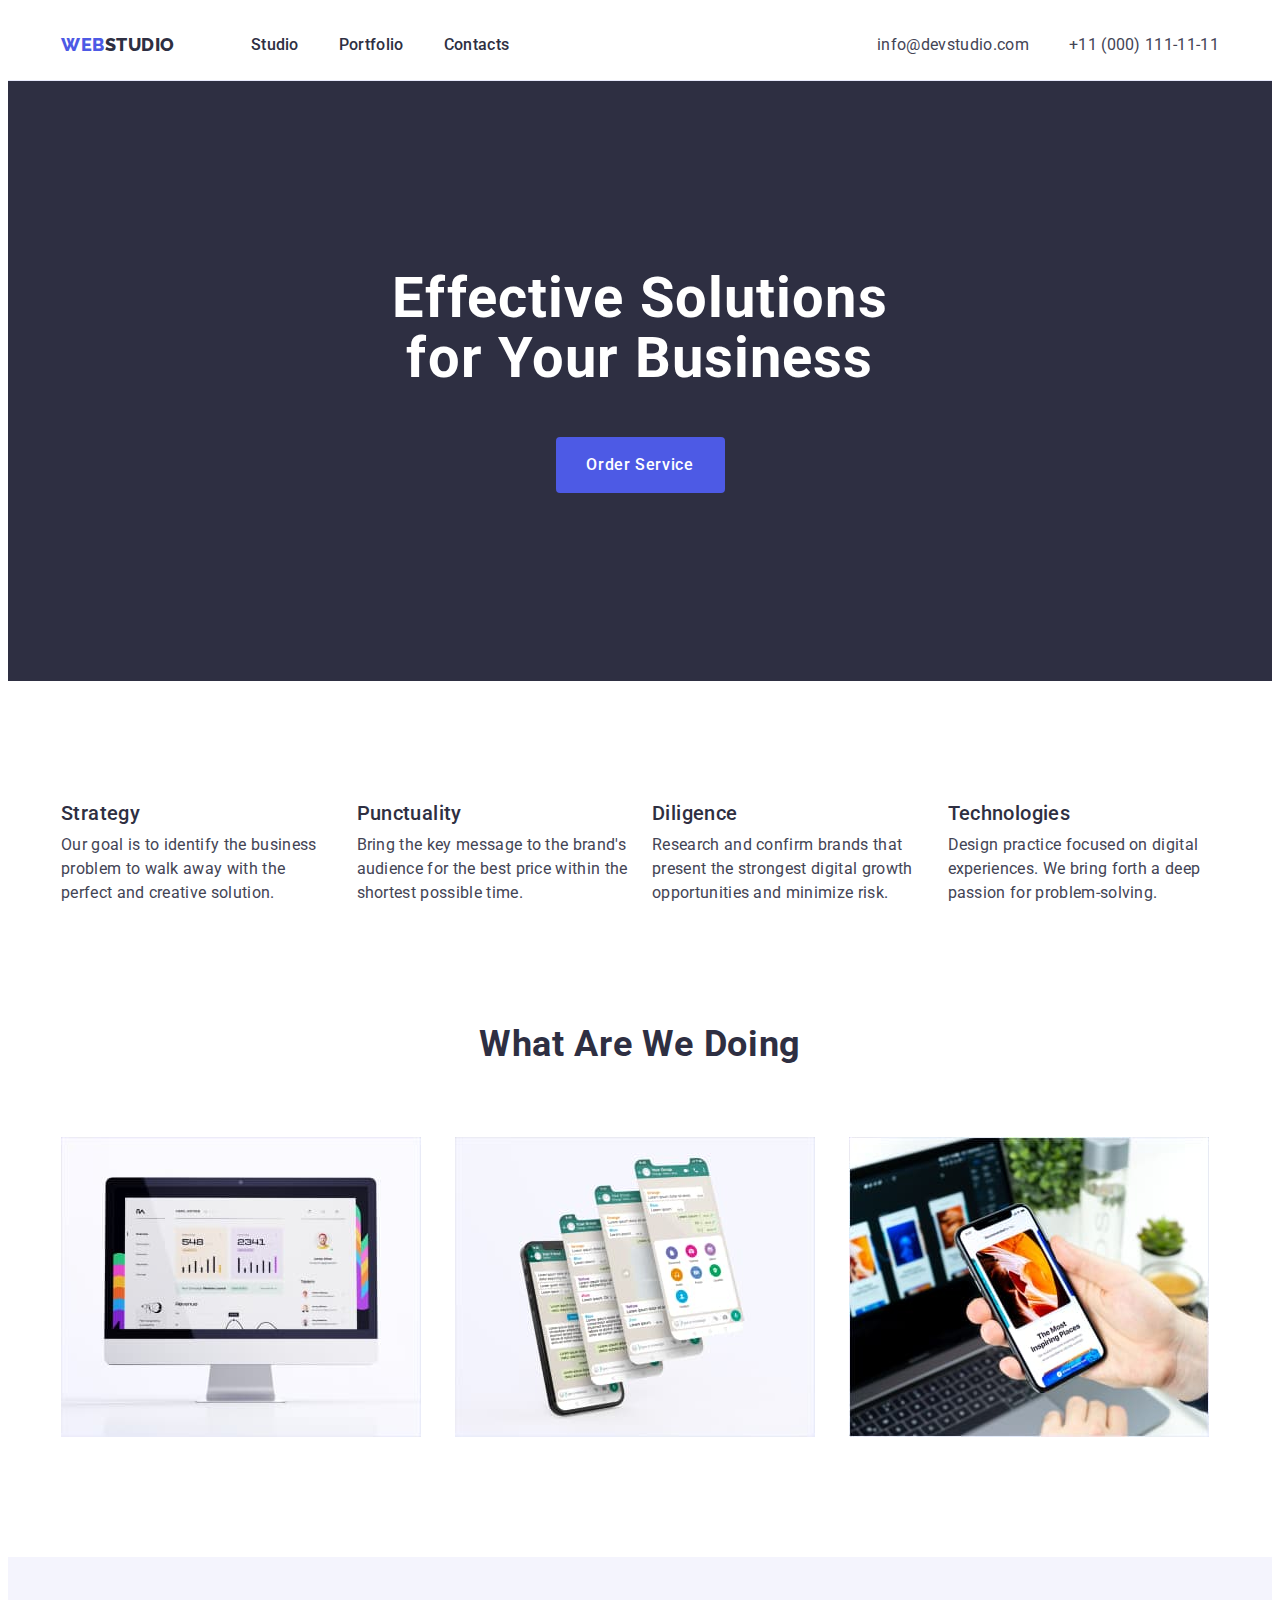
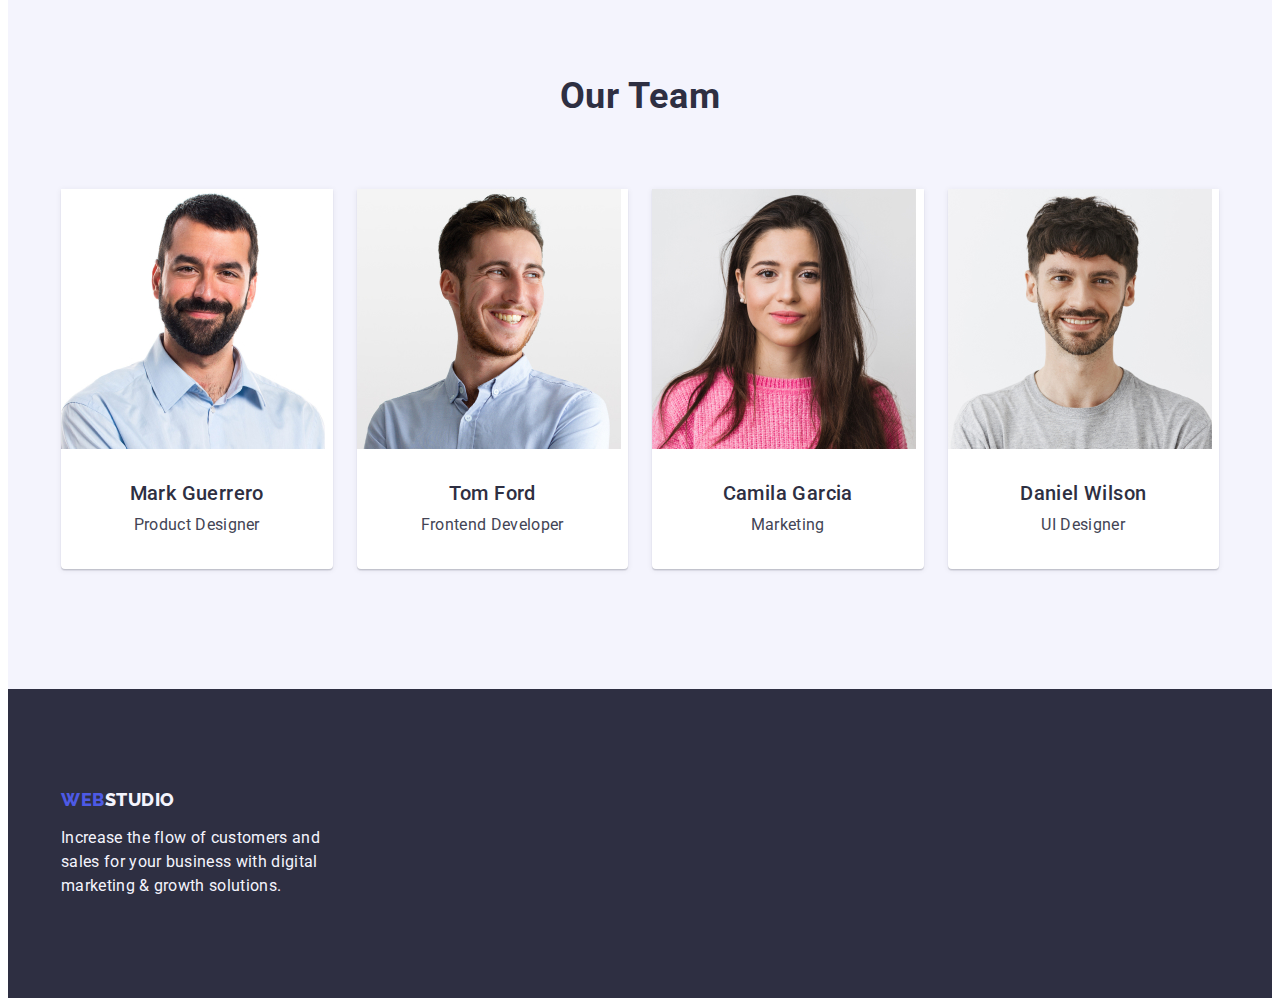
<file: index.html>
<!DOCTYPE html>
<html lang="en">
  <head>
    <link
      rel="stylesheet"
      href="https://cdnjs.cloudflare.com/ajax/libs/modern-normalize/2.0.0/modern-normalize.min.css"
      integrity="sha512-4xo8blKMVCiXpTaLzQSLSw3KFOVPWhm/TRtuPVc4WG6kUgjH6J03IBuG7JZPkcWMxJ5huwaBpOpnwYElP/m6wg=="
      crossorigin="anonymous"
      referrerpolicy="no-referrer"
    />
    <link rel="stylesheet" href="./css/style.css" />
    <meta charset="UTF-8" />
    <meta name="viewport" content="width=device-width, initial-scale=1.0" />
    <title>Main Page</title>
    <link rel="preconnect" href="https://fonts.googleapis.com" />
    <link rel="preconnect" href="https://fonts.gstatic.com" crossorigin />
    <link
      href="https://fonts.googleapis.com/css2?family=Raleway:wght@800&family=Roboto:wght@400;500;700;900&display=swap"
      rel="stylesheet"
    />
  </head>
  <body>
    <!-- Header -->
    <header class="header">
      <div class="header-flex container">
        <nav class="nav-link">
          <a class="link logo" href="./index.html">
            Web<span class="studio-color">Studio</span>
          </a>
          <ul class="list nav-list">
            <li class="list-link">
              <a href="./index.html" class="link pages-list-item-link"
                >Studio</a
              >
            </li>
            <li class="list-link">
              <a href="./portfolio.html" class="link pages-list-item-link"
                >Portfolio</a
              >
            </li>
            <li class="list-link">
              <a href="" class="link pages-list-item-link">Contacts</a>
            </li>
          </ul>
        </nav>
        <address class="contact-list">
          <ul class="list address-items">
            <li>
              <a href="mailto:info@devstudio.com" class="link address-link"
                >info@devstudio.com</a
              >
            </li>
            <li>
              <a href="tel:+110001111111" class="link address-link"
                >+11 (000) 111-11-11</a
              >
            </li>
          </ul>
        </address>
      </div>
    </header>
    <main>
      <!-- Section 1 -->
      <section class="section-one">
        <div class="container">
          <h1 class="section-title-one">
            Effective Solutions for Your Business
          </h1>
          <button class="section-button">Order Service</button>
        </div>
      </section>
      <!-- Section 2 -->
      <section class="section-two">
        <div class="container">
          <h2 class="visually-hidden">Our principles</h2>
          <ul class="list list-two">
            <li class="list-item">
              <h3 class="list-title">Strategy</h3>
              <p class="list-paragraph">
                Our goal is to identify the business problem to walk away with
                the perfect and creative solution.
              </p>
            </li>
            <li class="list-item">
              <h3 class="list-title">Punctuality</h3>
              <p class="list-paragraph">
                Bring the key message to the brand's audience for the best price
                within the shortest possible time.
              </p>
            </li>
            <li class="list-item">
              <h3 class="list-title">Diligence</h3>
              <p class="list-paragraph">
                Research and confirm brands that present the strongest digital
                growth opportunities and minimize risk.
              </p>
            </li>
            <li class="list-item">
              <h3 class="list-title">Technologies</h3>
              <p class="list-paragraph">
                Design practice focused on digital experiences. We bring forth a
                deep passion for problem-solving.
              </p>
            </li>
          </ul>
        </div>
      </section>
      <!-- Section 3 -->
      <section class="section-three">
        <div class="container">
          <h2 class="section-title-second">What Are We Doing</h2>
          <ul class="list section-three-list">
            <li class="imagine-list">
              <img src="./images/img_1.jpg" alt="img_1" width="360" />
            </li>
            <li class="imagine-list">
              <img src="./images/img_2.jpg" alt="img_2" width="360" />
            </li>
            <li class="imagine-list">
              <img src="./images/img_3.jpg" alt="img_3" width="360" />
            </li>
          </ul>
        </div>
      </section>
      <!-- Section 4 -->
      <section class="section-four">
        <div class="container">
          <h2 class="section-title-second">Our Team</h2>
          <ul class="list section-for-list">
            <li class="section-team-card">
              <img
                src="./images/Mark_Guerrero.jpg"
                alt="Mark_Guerrero"
                width="264"
              />
              <div class="team-container">
                <h3 class="section-title">Mark Guerrero</h3>
                <p class="card-paragraph">Product Designer</p>
              </div>
            </li>
            <li class="section-team-card">
              <img src="./images/Tom_Ford.jpg" alt="Tom_Ford" width="264" />
              <div class="team-container">
                <h3 class="section-title">Tom Ford</h3>
                <p class="card-paragraph">Frontend Developer</p>
              </div>
            </li>
            <li class="section-team-card">
              <img
                src="./images/Camila_Garcia.jpg"
                alt="Camila_Garcia"
                width="264"
              />
              <div class="team-container">
                <h3 class="section-title">Camila Garcia</h3>
                <p class="card-paragraph">Marketing</p>
              </div>
            </li>
            <li class="section-team-card">
              <img
                src="./images/Daniel_Wilson.jpg"
                alt="Daniel_Wilson"
                width="264"
              />
              <div class="team-container">
                <h3 class="section-title">Daniel Wilson</h3>
                <p class="card-paragraph">UI Designer</p>
              </div>
            </li>
          </ul>
        </div>
      </section>
    </main>
    <!-- Footer -->
    <footer class="footer">
      <div class="container">
        <a class="link logo logo-footer" href="index.html">
          Web<span class="footer-logo-color">Studio</span>
        </a>
        <p class="footer-paragraph">
          Increase the flow of customers and sales for your business with
          digital marketing & growth solutions.
        </p>
      </div>
    </footer>
  </body>
</html>
</file>
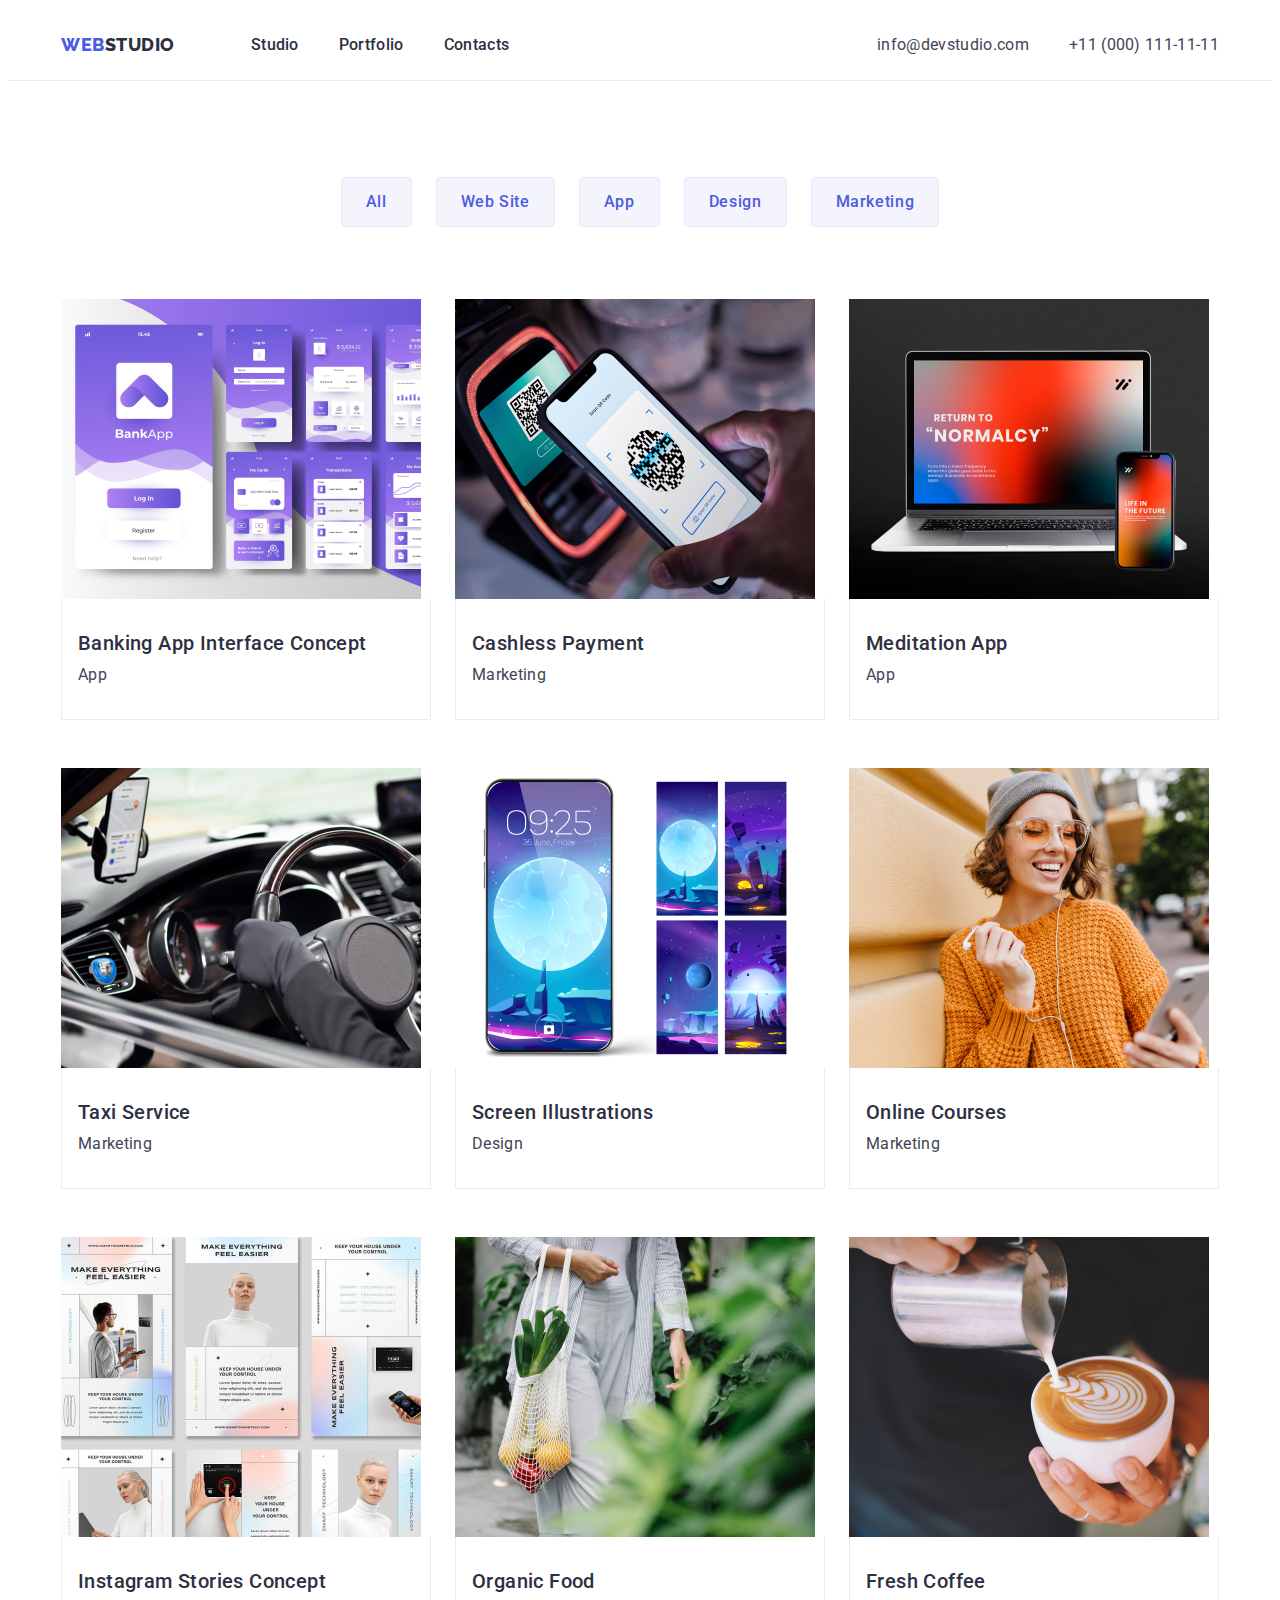
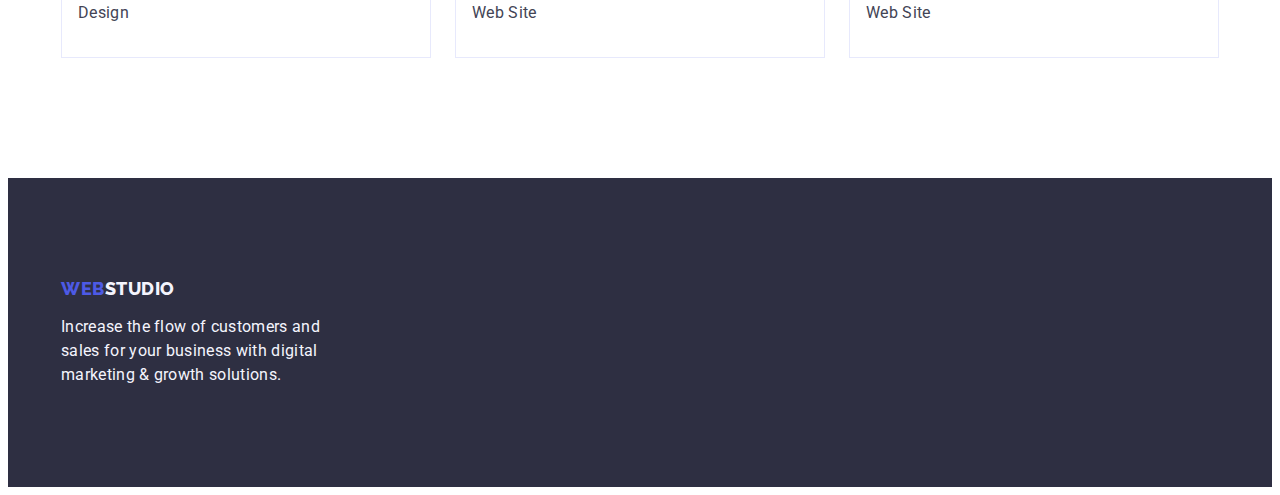
<file: portfolio.html>
<!DOCTYPE html>
<html lang="en">
  <head>
    <link
      rel="stylesheet"
      href="https://cdnjs.cloudflare.com/ajax/libs/modern-normalize/2.0.0/modern-normalize.min.css"
      integrity="sha512-4xo8blKMVCiXpTaLzQSLSw3KFOVPWhm/TRtuPVc4WG6kUgjH6J03IBuG7JZPkcWMxJ5huwaBpOpnwYElP/m6wg=="
      crossorigin="anonymous"
      referrerpolicy="no-referrer"
    />
    <link rel="stylesheet" href="./css/style.css" />
    <meta charset="UTF-8" />
    <meta name="viewport" content="width=device-width, initial-scale=1.0" />
    <title>Portfolio</title>
    <link rel="preconnect" href="https://fonts.googleapis.com" />
    <link rel="preconnect" href="https://fonts.gstatic.com" crossorigin />
    <link
      href="https://fonts.googleapis.com/css2?family=Raleway:wght@800&family=Roboto:wght@400;500;700;900&display=swap"
      rel="stylesheet"
    />
  </head>
  <body>
    <!-- Header -->
    <header class="header">
      <div class="header-flex container">
        <nav class="nav-link">
          <a class="link logo" href="./index.html">
            Web<span class="studio-color">Studio</span>
          </a>
          <ul class="list nav-list">
            <li class="list-link">
              <a href="./index.html" class="link pages-list-item-link"
                >Studio</a
              >
            </li>
            <li class="list-link">
              <a href="./portfolio.html" class="link pages-list-item-link"
                >Portfolio</a
              >
            </li>
            <li class="list-link">
              <a href="" class="link pages-list-item-link">Contacts</a>
            </li>
          </ul>
        </nav>
        <address class="contact-list">
          <ul class="list address-items">
            <li>
              <a href="mailto:info@devstudio.com" class="link address-link"
                >info@devstudio.com</a
              >
            </li>
            <li>
              <a href="tel:+110001111111" class="link address-link"
                >+11 (000) 111-11-11</a
              >
            </li>
          </ul>
        </address>
      </div>
    </header>
    <main class="portfolio-main">
      <!-- Filters -->
      <section class="filters">
        <div class="container">
          <h1 class="visually-hidden">Filters</h1>
          <ul class="list filter-list">
            <li>
              <button class="filters-button" type="button">All</button>
            </li>
            <li>
              <button class="filters-button" type="button">Web Site</button>
            </li>
            <li>
              <button class="filters-button" type="button">App</button>
            </li>
            <li>
              <button class="filters-button" type="button">Design</button>
            </li>
            <li>
              <button class="filters-button" type="button">Marketing</button>
            </li>
          </ul>
          <!-- Img sections -->
          <ul class="list card-list">
            <li class="card-items">
              <a class="link">
                <img
                  src="./images/banking.jpg"
                  alt="Banking App Interface Concept"
                  width="360"
                />
                <div class="card-wrapper">
                  <h2 class="section-principles-title">
                    Banking App Interface Concept
                  </h2>
                  <p class="cadr-text">App</p>
                </div>
              </a>
            </li>
            <li class="card-items">
              <a class="link">
                <img
                  src="./images/cashless.jpg"
                  alt="Cashless Payment"
                  width="360"
                />
                <div class="card-wrapper">
                  <h2 class="section-principles-title">Cashless Payment</h2>
                  <p class="cadr-text">Marketing</p>
                </div>
              </a>
            </li>
            <li class="card-items">
              <a class="link">
                <img
                  src="./images/meditation.jpg"
                  alt="Meditation App"
                  width="360"
                />
                <div class="card-wrapper">
                  <h2 class="section-principles-title">Meditation App</h2>
                  <p class="cadr-text">App</p>
                </div>
              </a>
            </li>
            <li class="card-items">
              <a class="link">
                <img src="./images/taxi.jpg" alt="Taxi Service" width="360" />
                <div class="card-wrapper">
                  <h2 class="section-principles-title">Taxi Service</h2>
                  <p class="cadr-text">Marketing</p>
                </div>
              </a>
            </li>
            <li class="card-items">
              <a class="link">
                <img
                  src="./images/screen.jpg"
                  alt="Screen Illustrations"
                  width="360"
                />
                <div class="card-wrapper">
                  <h2 class="section-principles-title">Screen Illustrations</h2>
                  <p class="cadr-text">Design</p>
                </div>
              </a>
            </li>
            <li class="card-items">
              <a class="link">
                <img
                  src="./images/online.jpg"
                  alt="Online Courses"
                  width="360"
                />
                <div class="card-wrapper">
                  <h2 class="section-principles-title">Online Courses</h2>
                  <p class="cadr-text">Marketing</p>
                </div>
              </a>
            </li>
            <li class="card-items">
              <a class="link">
                <img
                  src="./images/instagram.jpg"
                  alt="Instagram Stories Concept"
                  width="360"
                />
                <div class="card-wrapper">
                  <h2 class="section-principles-title">
                    Instagram Stories Concept
                  </h2>
                  <p class="cadr-text">Design</p>
                </div>
              </a>
            </li>
            <li class="card-items">
              <a class="link">
                <img
                  src="./images/organic.jpg"
                  alt="Organic Food"
                  width="360"
                />
                <div class="card-wrapper">
                  <h2 class="section-principles-title">Organic Food</h2>
                  <p class="cadr-text">Web Site</p>
                </div>
              </a>
            </li>
            <li class="card-items">
              <a class="link">
                <img src="./images/fresh.jpg" alt="Fresh Coffee" width="360" />
                <div class="card-wrapper">
                  <h2 class="section-principles-title">Fresh Coffee</h2>
                  <p class="cadr-text">Web Site</p>
                </div>
              </a>
            </li>
          </ul>
        </div>
      </section>
    </main>
    <!-- Footer -->
    <footer class="footer">
      <div class="container">
        <a class="link logo logo-footer" href="index.html">
          Web<span class="footer-logo-color">Studio</span>
        </a>
        <p class="footer-paragraph">
          Increase the flow of customers and sales for your business with
          digital marketing & growth solutions.
        </p>
      </div>
    </footer>
  </body>
</html>
</file>
<file: css/style.css>
/* Head */
:root {
  --iris: #4d5ae5;
  --ocean: #404bbf;
  --navy-blue: #2e2f42;
  --green: #31d0aa;
  --slate: #434455;
  --light-slate: #8e8f99;
  --cornflower: #e7e9fc;
  --cloud: #f4f4fd;
  --navy-blue-modal: #2e2f42;
  --grey: #2e2f42;
  --white: #ffffff;
  --diary: #fcfcfc;
  --primaty-font: "Roboto", sans-serif;
  --title-font: "Raleway", sans-serif;
}

body {
  font-family: var(--primaty-font);
  color: var(--slate);
  background-color: var(--white);
}

ul,
ol {
  margin-top: 0;
  margin-bottom: 0;
  padding-left: 0;
}

.list {
  list-style: none;
}

img {
  display: block;
}

.container {
  width: 1158px;
  margin: 0 auto;
  padding: 0 15px;
}

.link {
  text-decoration: none;
}

h1,
h2,
h3,
h4,
h5,
h6,
p,
ul {
  margin: 0;
  padding: 0;
}

/* Header */
.header {
  border-bottom: 1px solid var(--cornflower);
  height: 72px;
}

.menu {
  display: flex;
  gap: 40px;
}

.menu li:last-child {
  margin-right: 0;
}

.logo {
  color: var(--iris);
  font-family: var(--title-font);
  font-size: 18px;
  font-weight: 800;
  line-height: 1.17;
  letter-spacing: 0.03em;
  text-transform: uppercase;
  margin-right: 76px;
}

.logo-text {
  color: var(--iris);
}

.studio-color {
  color: var(--grey);
}

.nav-link {
  font-weight: 500;
  font-size: 16px;
  line-height: 1.5;
  letter-spacing: 0.02;
  display: flex;
  align-items: center;
}

.nav-list {
  display: flex;
  gap: 40px;
}

.nav-list:last-child {
  margin-right: 0;
}

.header-flex {
  display: flex;
  justify-content: space-between;
}

.list-link {
  line-height: 1.5;
  letter-spacing: 0.02em;
}

.list-link:hover,
.list-link:focus {
  color: var(--ocean);
}

.list-link:first-child {
  margin-left: 0;
}

.list-link:last-child {
  margin-right: 0;
}

.pages-list-item-link {
  font-weight: 500;
  font-size: 16px;
  line-height: 1.5;
  letter-spacing: 0.02em;
  color: var(--grey);
  padding: 24px 0;
}

.link:hover,
.link:focus {
  color: var(--ocean);
}

/* Address */
address {
  font-style: normal;
}

.address-items {
  display: flex;
  gap: 40px;
}

.address-link {
  color: var(--slate);
  line-height: 1.5;
  letter-spacing: 0.02em;
}

.address-items:last-child {
  margin-right: 0;
}

.list-information:hover,
.list-information:focus {
  color: var(--ocean);
}

.contact-list {
  font-family: "Roboto";
  font-size: 16px;
  font-style: normal;
  font-weight: 400;
  letter-spacing: 0.32px;
  padding: 25px 0 25px 0;
}

/* Section 1 */
.section-one {
  background-color: var(--grey);
  padding: 188px 0;
}

.section-title-one {
  font-size: 56px;
  line-height: 1.07;
  text-align: center;
  letter-spacing: 0.02em;
  color: var(--white);
  max-width: 496px;
  margin: 0 auto;
  margin-bottom: 48px;
}

.section-button {
  background-color: var(--iris);
  font-family: var(--primaty-font);
  font-weight: 500;
  font-size: 16px;
  line-height: 1.5;
  letter-spacing: 0.04em;
  color: var(--white);
  display: block;
  min-width: 169px;
  height: 56px;
  border: none;
  border-radius: 4px;
  cursor: pointer;
  margin: 0 auto;
}

.section-button:hover,
.section-button:focus {
  background-color: var(--ocean);
}

/* Section 2 */
.section-two {
  padding: 120px 0;
}

.list-two {
  display: flex;
  gap: 24px;
}

.list-two:last-child {
  margin-right: 0;
}

.list-item {
  width: calc((100% - 72px) / 4);
}

.list-title {
  font-weight: 500;
  font-size: 20px;
  line-height: 1.2;
  letter-spacing: 0.02em;
  color: var(--navy-blue);
  margin-bottom: 8px;
}

.list-paragraph {
  font-size: 16px;
  line-height: 1.5;
  letter-spacing: 0.02em;
  color: var(--slate);
}

.two-items {
  max-width: 264px;
}

.visually-hidden {
  position: absolute;
  width: 1px;
  height: 1px;
  margin: -1px;
  border: 0;
  padding: 0;
  white-space: nowrap;
  clip-path: inset(100%);
  clip: rect(0 0 0 0);
  overflow: hidden;
}

/* Section 3 */
.section-title-second {
  text-align: center;
  font-size: 36px;
  line-height: 1.11;
  letter-spacing: 0.02em;
  text-transform: capitalize;
  color: var(--grey);
  margin-bottom: 72px;
}
.section-three {
  padding-bottom: 120px;
}

.section-three-list {
  display: flex;
  gap: 24px;
}

.imagine-list {
  flex-basis: calc((100% - 48px) / 3);
}

.section-team-card {
  background-color: var(--white);
}

/* Section 4 */
.section-title {
  font-weight: 500;
  font-size: 20px;
  line-height: 1.2;
  letter-spacing: 0.02em;
  color: var(--grey);
  margin-bottom: 8px;
  text-align: center;
  margin-bottom: 8px;
}

.section-four {
  background-color: var(--cloud);
  padding: 120px 0;
}

.section-for-list {
  display: flex;
  gap: 24px;
}

.section-team-card {
  background-color: var(--white);
  box-shadow: 0px 2px 1px 0px rgba(46, 47, 66, 0.08),
    0px 1px 1px 0px rgba(46, 47, 66, 0.16),
    0px 1px 6px 0px rgba(46, 47, 66, 0.08);
  border-radius: 0px 0px 4px 4px;
}

.card-paragraph {
  font-size: 16px;
  line-height: 1.5;
  letter-spacing: 0.02em;
  color: var(--slate);
  text-align: center;
}

.team-container {
  padding: 32px 0;
}

.section-team-card:first-child {
  width: calc((100% - 72px) / 4);
  border-radius: 0px 0px 4px 4px;
}

.section-team-card:nth-child(2),
.section-team-card:nth-child(3),
.section-team-card:nth-child(4) {
  width: calc((100% - 72px) / 4);
}

.list-item-container {
  padding: 32px 0;
}

.list-item-container h3,
.list-item-container p {
  text-align: center;
}

/* Footer */
.footer {
  background-color: var(--grey);
  padding: 100px 0;
}

.footer-logo-color {
  color: var(--cloud);
}

.logo-footer {
  display: inline-block;
  margin-bottom: 16px;
  margin-right: 0px;
}

.footer-paragraph {
  line-height: 1.5;
  letter-spacing: 0.02em;
  color: var(--cloud);
  max-width: 264px;
}

/* Portfolio css*/
.filters-button {
  font-family: var(--primaty-font);
  font-weight: 500;
  font-size: 16px;
  line-height: 1.5;
  letter-spacing: 0.04em;
  color: var(--iris);
  background-color: var(--cloud);
  padding: 12px 24px;
  border-radius: 4px;
  border: 1px solid var(--cornflower);
}

.filters-button:hover,
.filters-button:focus {
  color: var(--white);
  background-color: var(--ocean);
  cursor: pointer;
  border: 1px solid transparent;
}

.section-principles-title {
  font-weight: 500;
  font-size: 20px;
  line-height: 1.2;
  letter-spacing: 0.02em;
  color: var(--grey);
  margin-bottom: 8px;
}

.cadr-text {
  color: var(--slate);
  font-size: 16px;
  font-weight: 400;
  line-height: 1.5;
  letter-spacing: 0.02em;
}

.card-wrapper {
  border: 1px solid var(--cornflower);
  padding: 32px 16px;
  border-top: none;
}

.filter-list {
  display: flex;
  gap: 24px;
  justify-content: center;
  margin-bottom: 72px;
}

.card-list {
  display: flex;
  flex-wrap: wrap;
  column-gap: 24px;
  row-gap: 48px;
  margin: 0;
  padding: 0;
}

.card-items {
  width: calc((100% - 48px) / 3);
}

.filters {
  padding: 96px 0 120px 0;
}
</file>
